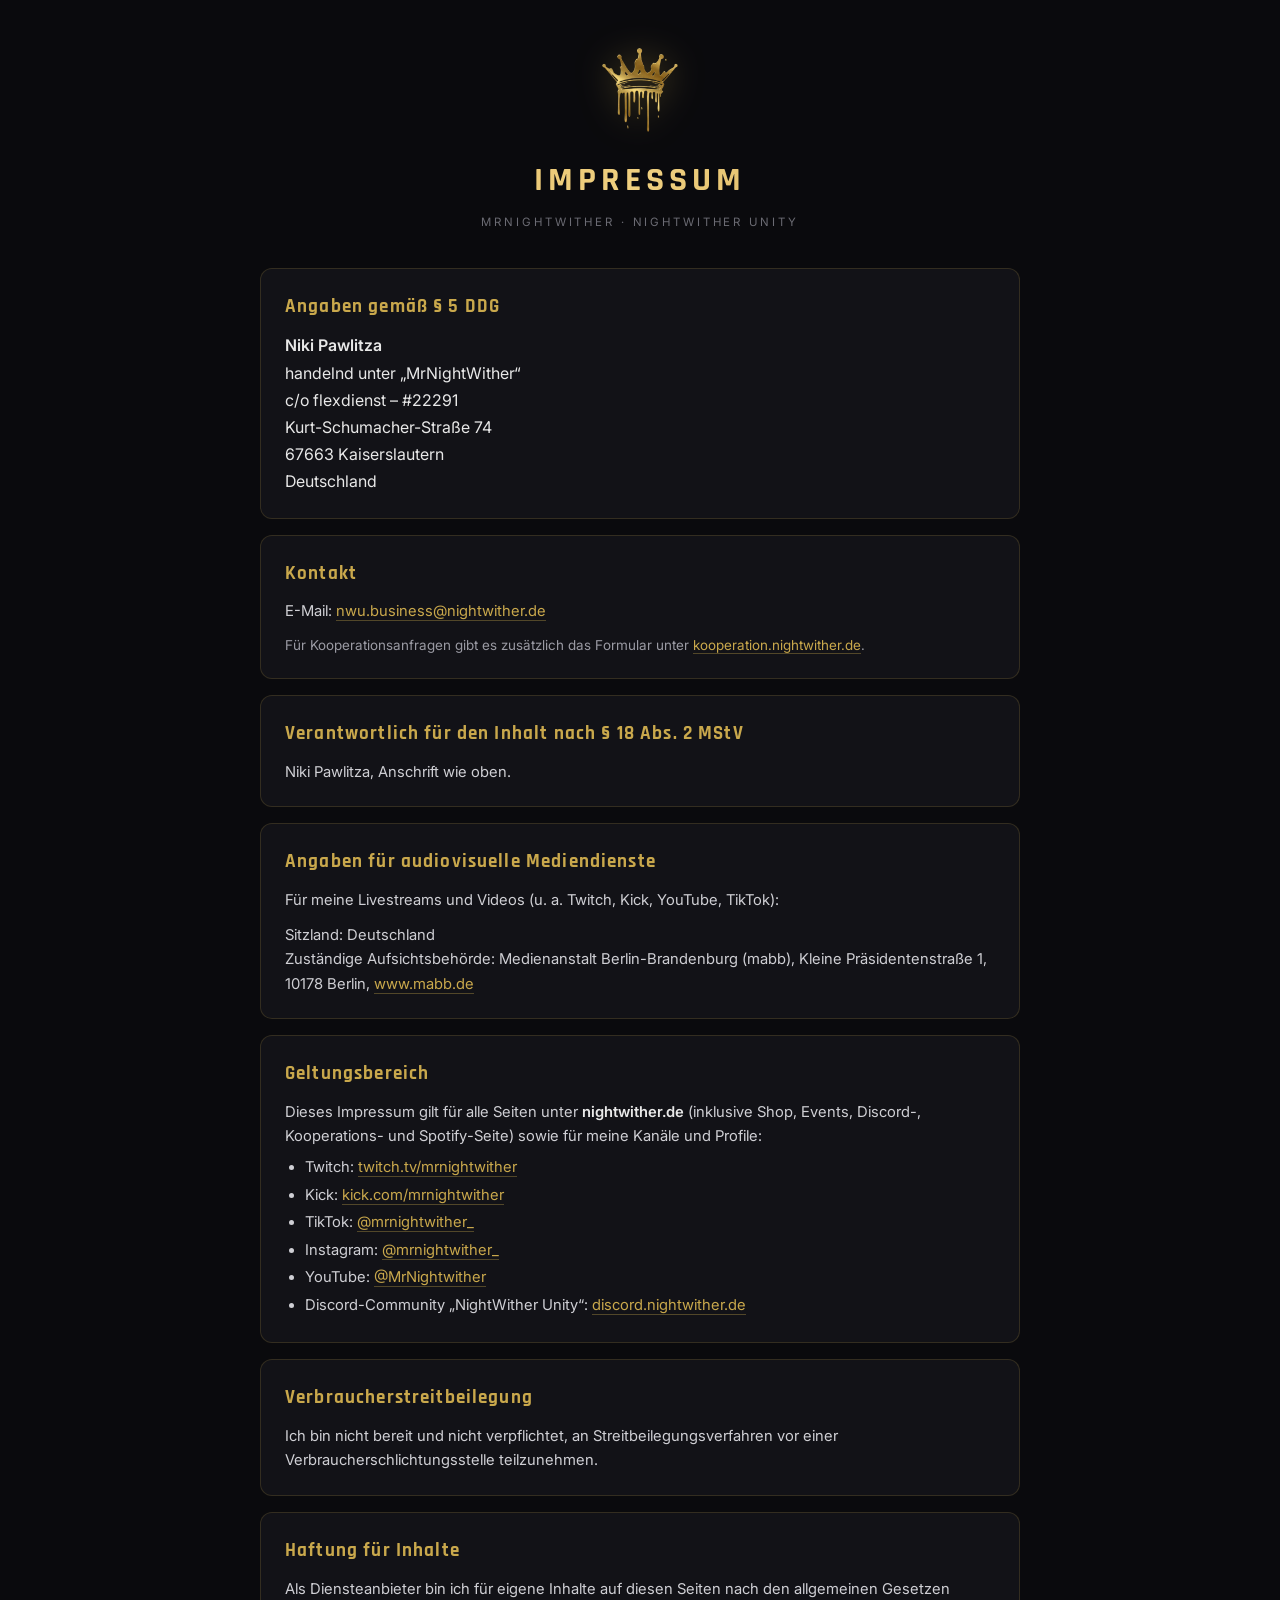
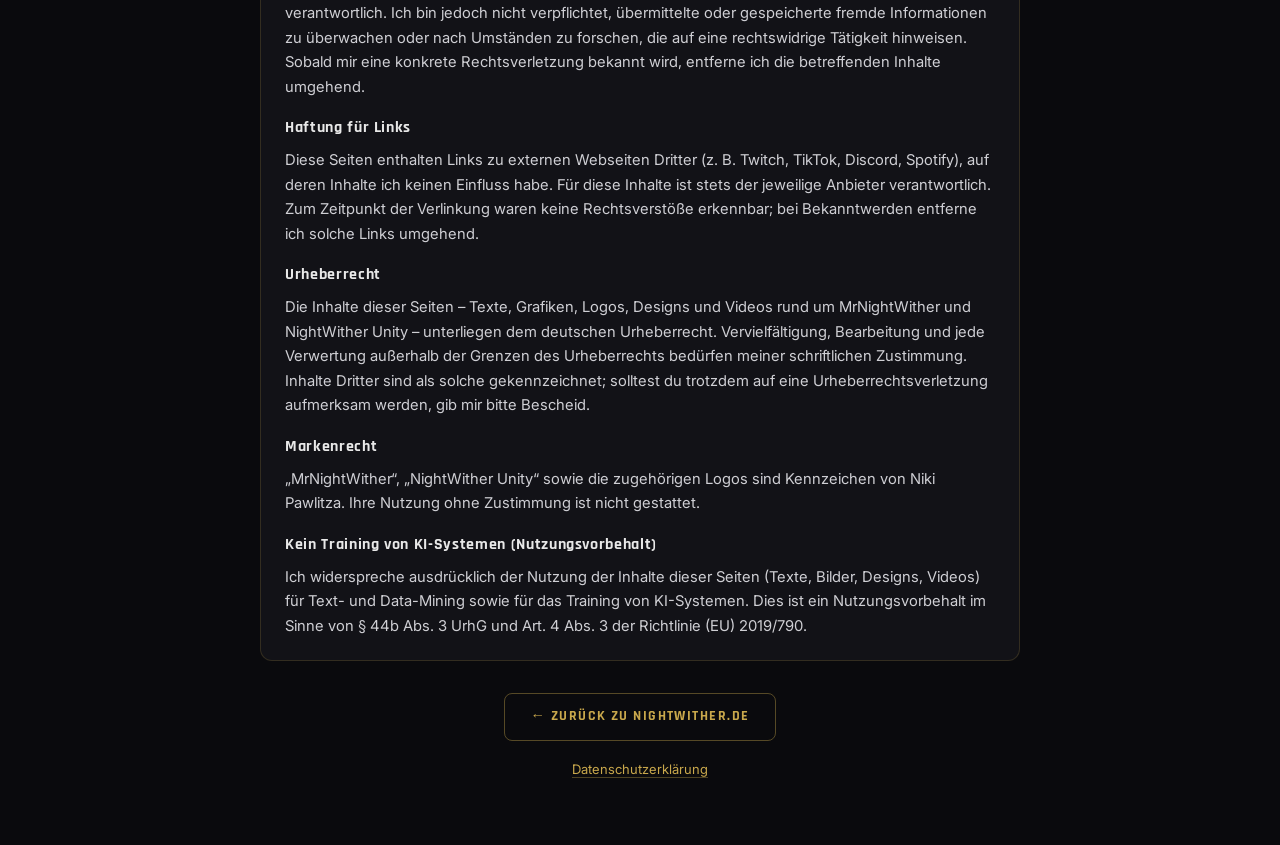
<file: index.html>
<!DOCTYPE html>
<html lang="de">
<head>
<meta charset="UTF-8">
<meta name="viewport" content="width=device-width, initial-scale=1.0">
<meta name="referrer" content="no-referrer">
<meta http-equiv="Content-Security-Policy" content="default-src 'none'; style-src 'self'; img-src 'self'; font-src 'self'; base-uri 'none'; form-action 'none'">
<meta name="robots" content="noindex, follow">
<title>Impressum · MrNightWither</title>
<meta name="description" content="Impressum von MrNightWither – Anbieterkennzeichnung für nightwither.de, den Shop und alle Social-Media-Kanäle.">
<link rel="icon" type="image/png" sizes="32x32" href="favicon-32.png">
<link rel="icon" type="image/png" sizes="192x192" href="favicon.png">
<link rel="apple-touch-icon" href="apple-touch-icon.png">
<link rel="stylesheet" href="seite.css">
</head>
<body>
<header class="kopf">
  <img class="logo" src="crown.webp" width="84" height="84" alt="">
  <div class="titel">Impressum</div>
  <div class="untertitel">MrNightWither · NightWither Unity</div>
</header>

<main>
  <section>
    <h2>Angaben gemäß § 5 DDG</h2>
    <address class="adresse">
      <strong>Niki Pawlitza</strong><br>
      handelnd unter „MrNightWither“<br>
      c/o flexdienst – #22291<br>
      Kurt-Schumacher-Straße 74<br>
      67663 Kaiserslautern<br>
      Deutschland
    </address>
  </section>

  <section>
    <h2>Kontakt</h2>
    <p>E-Mail: <a href="mailto:nwu.business@nightwither.de">nwu.business@nightwither.de</a></p>
    <p class="leise">Für Kooperationsanfragen gibt es zusätzlich das Formular unter <a href="https://kooperation.nightwither.de">kooperation.nightwither.de</a>.</p>
  </section>

  <!-- UMSATZSTEUER: sobald vorhanden, den passenden Block einkommentieren
  <section>
    <h2>Umsatzsteuer</h2>
    <p>Umsatzsteuer-Identifikationsnummer gemäß § 27a UStG: DE…</p>
    ODER (Kleinunternehmer):
    <p>Gemäß § 19 UStG wird keine Umsatzsteuer berechnet (Kleinunternehmerregelung).</p>
  </section>
  -->

  <section>
    <h2>Verantwortlich für den Inhalt nach § 18 Abs. 2 MStV</h2>
    <p>Niki Pawlitza, Anschrift wie oben.</p>
  </section>

  <section>
    <h2>Angaben für audiovisuelle Mediendienste</h2>
    <p>Für meine Livestreams und Videos (u. a. Twitch, Kick, YouTube, TikTok):</p>
    <p>Sitzland: Deutschland<br>
    Zuständige Aufsichtsbehörde: Medienanstalt Berlin-Brandenburg (mabb), Kleine Präsidentenstraße 1, 10178 Berlin, <a href="https://www.mabb.de">www.mabb.de</a></p>
  </section>

  <section>
    <h2>Geltungsbereich</h2>
    <p>Dieses Impressum gilt für alle Seiten unter <strong>nightwither.de</strong> (inklusive Shop, Events, Discord-, Kooperations- und Spotify-Seite) sowie für meine Kanäle und Profile:</p>
    <ul>
      <li>Twitch: <a href="https://twitch.tv/mrnightwither">twitch.tv/mrnightwither</a></li>
      <li>Kick: <a href="https://kick.com/mrnightwither">kick.com/mrnightwither</a></li>
      <li>TikTok: <a href="https://www.tiktok.com/@mrnightwither_">@mrnightwither_</a></li>
      <li>Instagram: <a href="https://www.instagram.com/mrnightwither_">@mrnightwither_</a></li>
      <li>YouTube: <a href="https://youtube.com/@MrNightwither">@MrNightwither</a></li>
      <li>Discord-Community „NightWither Unity“: <a href="https://discord.nightwither.de">discord.nightwither.de</a></li>
    </ul>
  </section>

  <section>
    <h2>Verbraucherstreitbeilegung</h2>
    <p>Ich bin nicht bereit und nicht verpflichtet, an Streitbeilegungsverfahren vor einer Verbraucherschlichtungsstelle teilzunehmen.</p>
  </section>

  <section>
    <h2>Haftung für Inhalte</h2>
    <p>Als Diensteanbieter bin ich für eigene Inhalte auf diesen Seiten nach den allgemeinen Gesetzen verantwortlich. Ich bin jedoch nicht verpflichtet, übermittelte oder gespeicherte fremde Informationen zu überwachen oder nach Umständen zu forschen, die auf eine rechtswidrige Tätigkeit hinweisen. Sobald mir eine konkrete Rechtsverletzung bekannt wird, entferne ich die betreffenden Inhalte umgehend.</p>
    <h3>Haftung für Links</h3>
    <p>Diese Seiten enthalten Links zu externen Webseiten Dritter (z. B. Twitch, TikTok, Discord, Spotify), auf deren Inhalte ich keinen Einfluss habe. Für diese Inhalte ist stets der jeweilige Anbieter verantwortlich. Zum Zeitpunkt der Verlinkung waren keine Rechtsverstöße erkennbar; bei Bekanntwerden entferne ich solche Links umgehend.</p>
    <h3>Urheberrecht</h3>
    <p>Die Inhalte dieser Seiten – Texte, Grafiken, Logos, Designs und Videos rund um MrNightWither und NightWither Unity – unterliegen dem deutschen Urheberrecht. Vervielfältigung, Bearbeitung und jede Verwertung außerhalb der Grenzen des Urheberrechts bedürfen meiner schriftlichen Zustimmung. Inhalte Dritter sind als solche gekennzeichnet; solltest du trotzdem auf eine Urheberrechtsverletzung aufmerksam werden, gib mir bitte Bescheid.</p>
    <h3>Markenrecht</h3>
    <p>„MrNightWither“, „NightWither Unity“ sowie die zugehörigen Logos sind Kennzeichen von Niki Pawlitza. Ihre Nutzung ohne Zustimmung ist nicht gestattet.</p>
    <h3>Kein Training von KI-Systemen (Nutzungsvorbehalt)</h3>
    <p>Ich widerspreche ausdrücklich der Nutzung der Inhalte dieser Seiten (Texte, Bilder, Designs, Videos) für Text- und Data-Mining sowie für das Training von KI-Systemen. Dies ist ein Nutzungsvorbehalt im Sinne von § 44b Abs. 3 UrhG und Art. 4 Abs. 3 der Richtlinie (EU) 2019/790.</p>
  </section>
</main>

<footer class="fuss">
  <a class="zurueck" href="https://nightwither.de">← Zurück zu nightwither.de</a>
  <nav><a href="https://datenschutz.nightwither.de">Datenschutzerklärung</a></nav>
</footer>
</body>
</html>
</file>
<file: seite.css>
/* Rechtsseiten NightWither (Impressum / Datenschutz) – Schriften lokal, keine externen Anfragen */
@font-face { font-family: 'Rajdhani'; font-weight: 500; font-display: swap; src: url('fonts/rajdhani-500.woff') format('woff'); }
@font-face { font-family: 'Rajdhani'; font-weight: 700; font-display: swap; src: url('fonts/rajdhani-700.woff') format('woff'); }
@font-face { font-family: 'Inter'; font-weight: 400; font-display: swap; src: url('fonts/inter-400.woff') format('woff'); }
@font-face { font-family: 'Inter'; font-weight: 500; font-display: swap; src: url('fonts/inter-500.woff') format('woff'); }
@font-face { font-family: 'Inter'; font-weight: 600; font-display: swap; src: url('fonts/inter-600.woff') format('woff'); }

*, *::before, *::after { box-sizing: border-box; margin: 0; padding: 0; }
:root { --gold: #c9a84c; --gold-hell: #f0d080; --text: #e8e8e8; --leise: #9a9aa3; --karte: #121217; --linie: rgba(201,168,76,0.18); }
html { scroll-behavior: smooth; }
body { background: #0a0a0d; color: var(--text); font-family: Inter, system-ui, sans-serif; line-height: 1.65; padding: 48px 16px 64px; }
.kopf { text-align: center; margin-bottom: 36px; }
.logo { width: 84px; height: 84px; object-fit: contain; filter: drop-shadow(0 0 18px rgba(201,168,76,0.4)); margin-bottom: 14px; }
.titel { font-family: Rajdhani, sans-serif; font-weight: 700; font-size: 2.1rem; letter-spacing: 0.15em; text-transform: uppercase;
  background: linear-gradient(135deg, #d4a94f 0%, var(--gold-hell) 50%, #b8872a 100%); -webkit-background-clip: text; background-clip: text; -webkit-text-fill-color: transparent; }
.untertitel { font-size: 0.72rem; letter-spacing: 0.25em; text-transform: uppercase; color: #6b6b73; margin-top: 4px; }
main { max-width: 760px; margin: 0 auto; }
section { background: var(--karte); border: 1px solid var(--linie); border-radius: 12px; padding: 22px 24px; margin-bottom: 16px; }
h2 { font-family: Rajdhani, sans-serif; font-weight: 700; font-size: 1.2rem; letter-spacing: 0.06em; color: var(--gold); margin-bottom: 10px; }
h3 { font-family: Rajdhani, sans-serif; font-weight: 700; font-size: 1.02rem; letter-spacing: 0.04em; color: var(--text); margin: 16px 0 6px; }
p, li { font-size: 0.93rem; color: #cfcfd4; }
p + p { margin-top: 10px; }
ul { padding-left: 20px; margin-top: 6px; }
li { margin: 3px 0; }
a { color: var(--gold); text-decoration: none; border-bottom: 1px solid rgba(201,168,76,0.35); overflow-wrap: anywhere; }
a:hover { color: var(--gold-hell); border-color: var(--gold-hell); }
strong { color: var(--text); font-weight: 600; }
.adresse { font-style: normal; font-size: 1rem; line-height: 1.7; color: var(--text); }
.luecke { background: rgba(220, 60, 60, 0.18); border: 1px dashed #d05050; color: #ffb3b3; border-radius: 4px; padding: 0 6px; }
.leise { color: var(--leise); font-size: 0.85rem; }
.fuss { text-align: center; margin-top: 32px; }
.zurueck { display: inline-block; padding: 11px 26px; border: 1px solid rgba(201,168,76,0.4); border-radius: 8px; color: var(--gold);
  font-family: Rajdhani, sans-serif; font-weight: 700; font-size: 0.9rem; letter-spacing: 0.1em; text-transform: uppercase; transition: background .2s, border-color .2s; }
.zurueck:hover { background: rgba(201,168,76,0.1); border-color: var(--gold); }
.fuss nav { margin-top: 18px; font-size: 0.82rem; }
.fuss nav a { margin: 0 8px; }
@media (max-width: 520px) { section { padding: 18px 16px; } .titel { font-size: 1.7rem; } }
</file>
